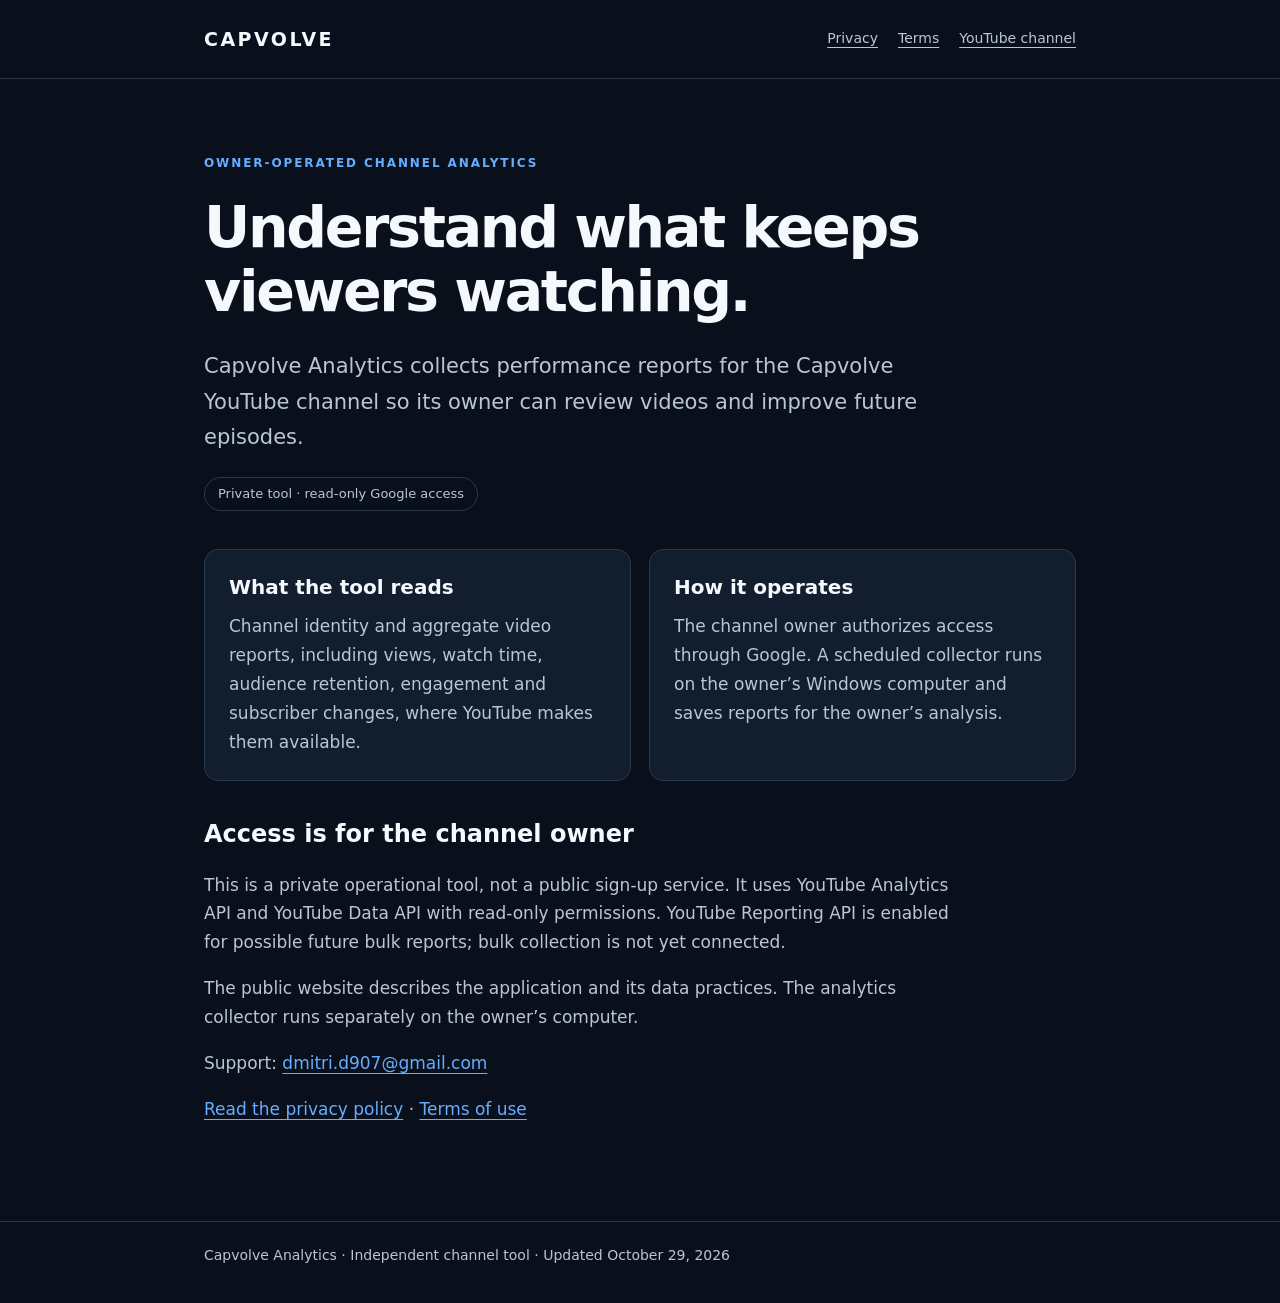
<file: index.html>
<!doctype html>
<html lang="en"><head><meta charset="utf-8"><meta name="viewport" content="width=device-width,initial-scale=1"><meta name="google-site-verification" content="gs7Z6WF7iQGqIw-fdI5WiIPaggQYJYWHW5u1VGkMciM"><meta name="description" content="Capvolve Analytics is a private, read-only analytics tool for the Capvolve YouTube channel."><title>Capvolve Analytics — channel insights</title><link rel="stylesheet" href="style.css"></head>
<body><header><div class="wrap"><a class="brand" href="index.html">CAPVOLVE</a><nav aria-label="Main navigation"><a href="privacy.html">Privacy</a><a href="terms.html">Terms</a><a href="https://www.youtube.com/@capvolve">YouTube channel</a></nav></div></header>
<main><div class="wrap"><span class="eyebrow">Owner-operated channel analytics</span><h1>Understand what keeps viewers watching.</h1><p class="intro">Capvolve Analytics collects performance reports for the Capvolve YouTube channel so its owner can review videos and improve future episodes.</p><span class="badge">Private tool · read-only Google access</span><div class="grid"><section class="card"><h2>What the tool reads</h2><p>Channel identity and aggregate video reports, including views, watch time, audience retention, engagement and subscriber changes, where YouTube makes them available.</p></section><section class="card"><h2>How it operates</h2><p>The channel owner authorizes access through Google. A scheduled collector runs on the owner’s Windows computer and saves reports for the owner’s analysis.</p></section></div><div class="copy"><h2>Access is for the channel owner</h2><p>This is a private operational tool, not a public sign-up service. It uses YouTube Analytics API and YouTube Data API with read-only permissions. YouTube Reporting API is enabled for possible future bulk reports; bulk collection is not yet connected.</p><p>The public website describes the application and its data practices. The analytics collector runs separately on the owner’s computer.</p><p>Support: <a href="mailto:dmitri.d907@gmail.com">dmitri.d907@gmail.com</a></p><p><a href="privacy.html">Read the privacy policy</a> · <a href="terms.html">Terms of use</a></p></div></div></main>
<footer><div class="wrap">Capvolve Analytics · Independent channel tool · Updated October 29, 2026</div></footer></body></html>
</file>
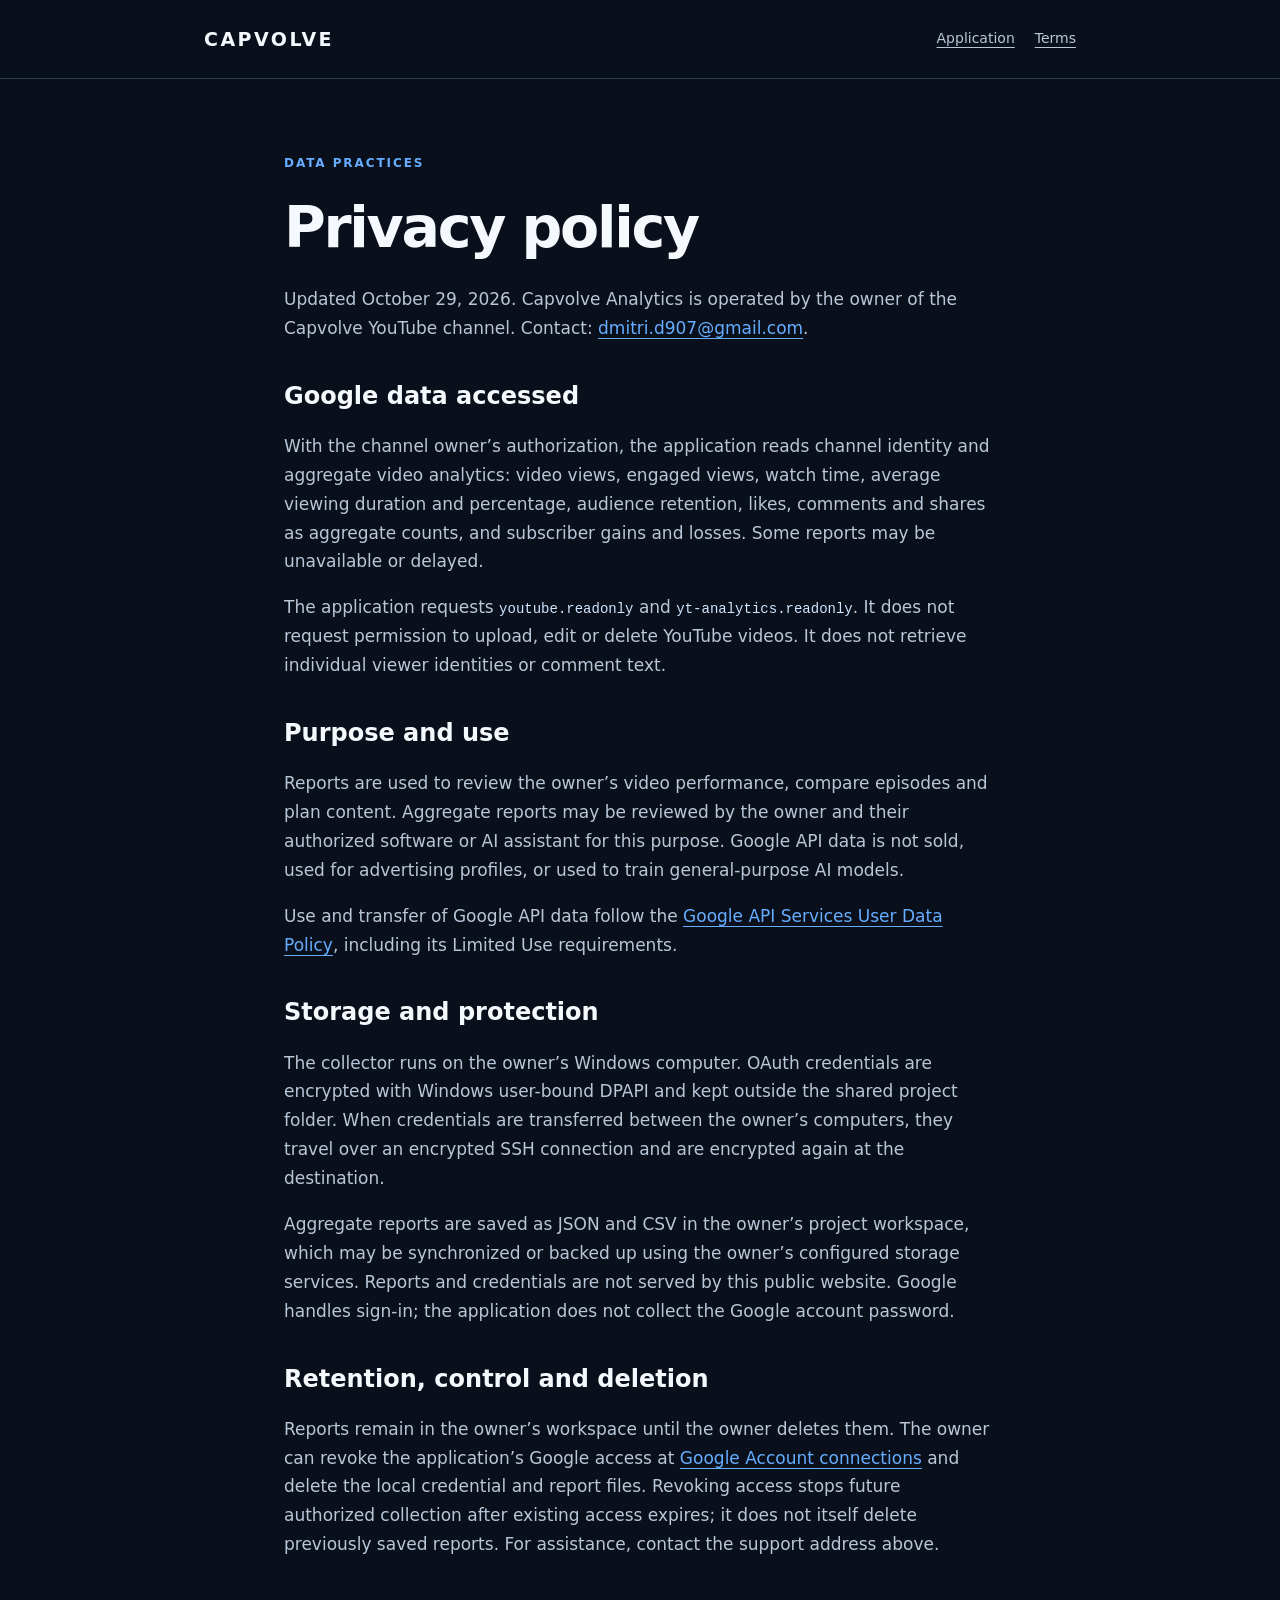
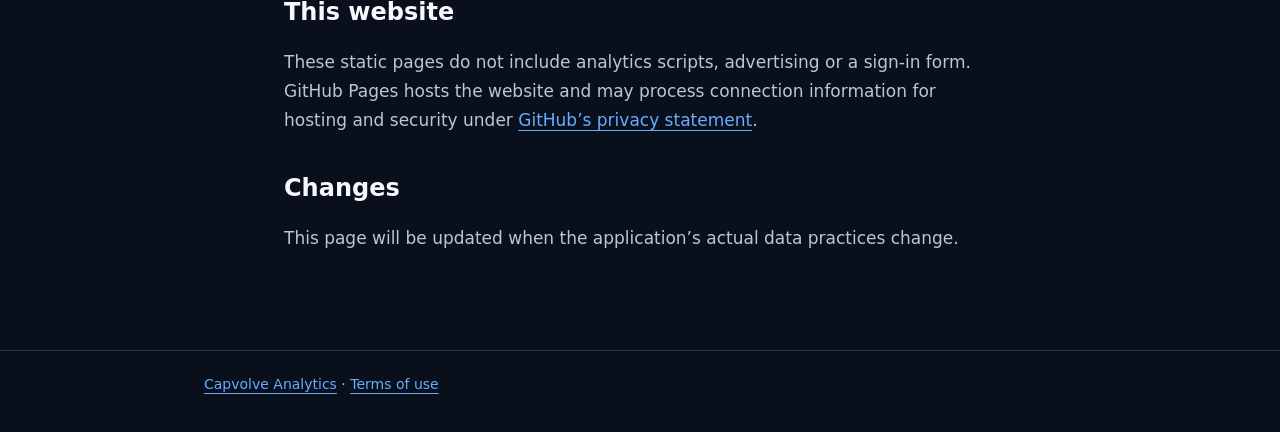
<file: privacy.html>
<!doctype html>
<html lang="en"><head><meta charset="utf-8"><meta name="viewport" content="width=device-width,initial-scale=1"><title>Privacy — Capvolve Analytics</title><link rel="stylesheet" href="style.css"></head><body>
<header><div class="wrap"><a class="brand" href="index.html">CAPVOLVE</a><nav aria-label="Main navigation"><a href="index.html">Application</a><a href="terms.html">Terms</a></nav></div></header>
<main><div class="wrap copy"><span class="eyebrow">Data practices</span><h1>Privacy policy</h1><p>Updated October 29, 2026. Capvolve Analytics is operated by the owner of the Capvolve YouTube channel. Contact: <a href="mailto:dmitri.d907@gmail.com">dmitri.d907@gmail.com</a>.</p>
<h2>Google data accessed</h2><p>With the channel owner’s authorization, the application reads channel identity and aggregate video analytics: video views, engaged views, watch time, average viewing duration and percentage, audience retention, likes, comments and shares as aggregate counts, and subscriber gains and losses. Some reports may be unavailable or delayed.</p><p>The application requests <code>youtube.readonly</code> and <code>yt-analytics.readonly</code>. It does not request permission to upload, edit or delete YouTube videos. It does not retrieve individual viewer identities or comment text.</p>
<h2>Purpose and use</h2><p>Reports are used to review the owner’s video performance, compare episodes and plan content. Aggregate reports may be reviewed by the owner and their authorized software or AI assistant for this purpose. Google API data is not sold, used for advertising profiles, or used to train general-purpose AI models.</p><p>Use and transfer of Google API data follow the <a href="https://developers.google.com/terms/api-services-user-data-policy">Google API Services User Data Policy</a>, including its Limited Use requirements.</p>
<h2>Storage and protection</h2><p>The collector runs on the owner’s Windows computer. OAuth credentials are encrypted with Windows user-bound DPAPI and kept outside the shared project folder. When credentials are transferred between the owner’s computers, they travel over an encrypted SSH connection and are encrypted again at the destination.</p><p>Aggregate reports are saved as JSON and CSV in the owner’s project workspace, which may be synchronized or backed up using the owner’s configured storage services. Reports and credentials are not served by this public website. Google handles sign-in; the application does not collect the Google account password.</p>
<h2>Retention, control and deletion</h2><p>Reports remain in the owner’s workspace until the owner deletes them. The owner can revoke the application’s Google access at <a href="https://myaccount.google.com/connections">Google Account connections</a> and delete the local credential and report files. Revoking access stops future authorized collection after existing access expires; it does not itself delete previously saved reports. For assistance, contact the support address above.</p>
<h2>This website</h2><p>These static pages do not include analytics scripts, advertising or a sign-in form. GitHub Pages hosts the website and may process connection information for hosting and security under <a href="https://docs.github.com/en/site-policy/privacy-policies/github-general-privacy-statement">GitHub’s privacy statement</a>.</p>
<h2>Changes</h2><p>This page will be updated when the application’s actual data practices change.</p></div></main><footer><div class="wrap"><a href="index.html">Capvolve Analytics</a> · <a href="terms.html">Terms of use</a></div></footer></body></html>
</file>
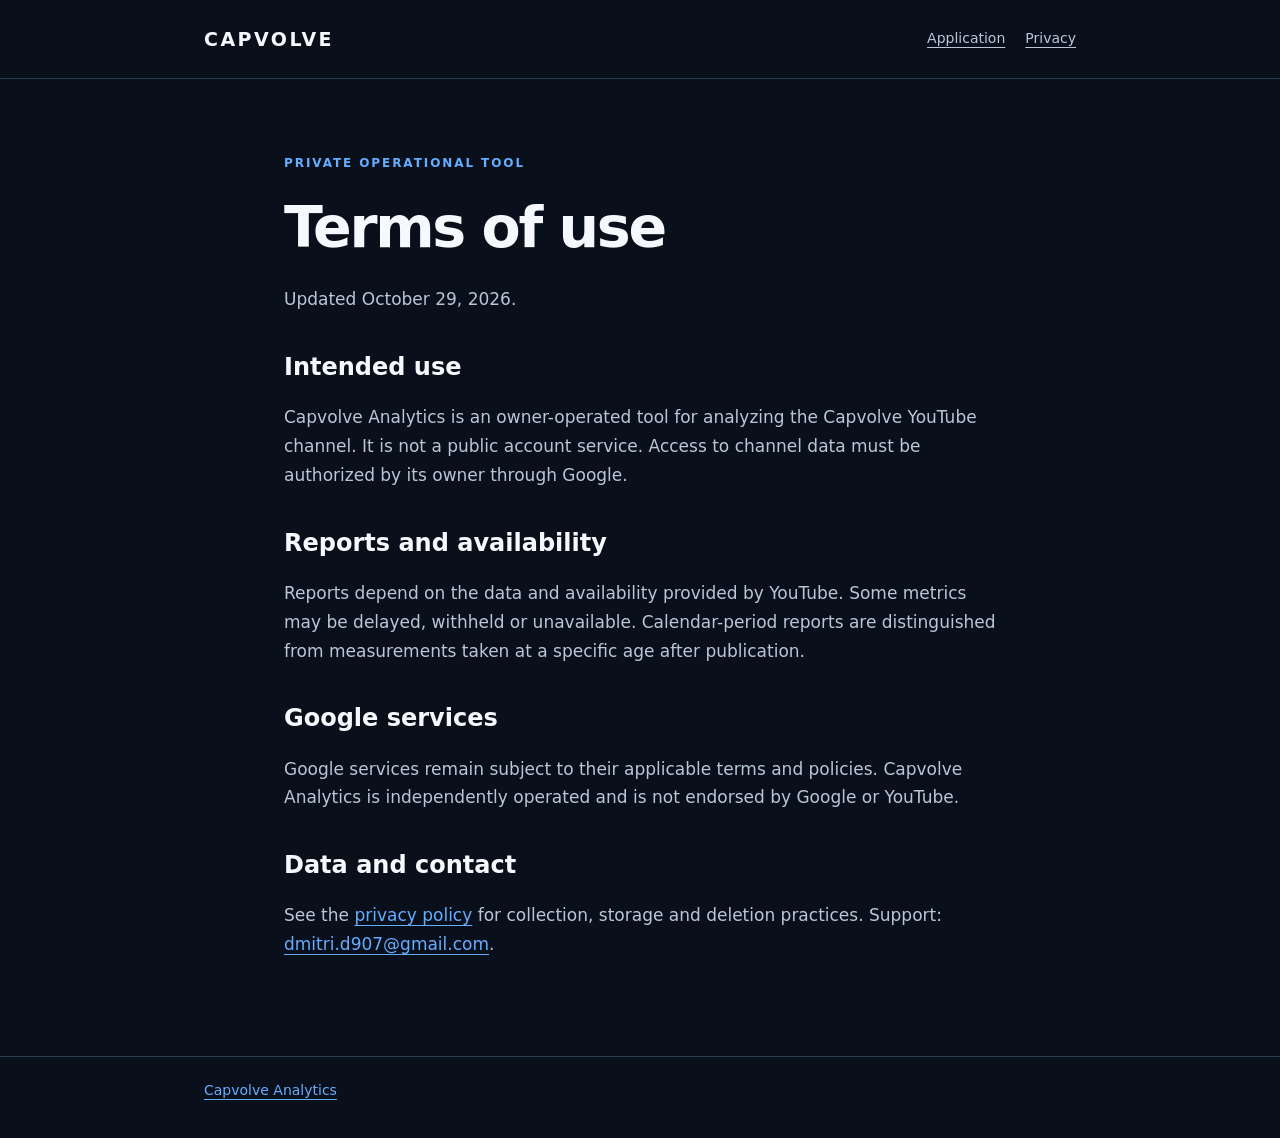
<file: terms.html>
<!doctype html>
<html lang="en"><head><meta charset="utf-8"><meta name="viewport" content="width=device-width,initial-scale=1"><title>Terms — Capvolve Analytics</title><link rel="stylesheet" href="style.css"></head><body><header><div class="wrap"><a class="brand" href="index.html">CAPVOLVE</a><nav aria-label="Main navigation"><a href="index.html">Application</a><a href="privacy.html">Privacy</a></nav></div></header><main><div class="wrap copy"><span class="eyebrow">Private operational tool</span><h1>Terms of use</h1><p>Updated October 29, 2026.</p><h2>Intended use</h2><p>Capvolve Analytics is an owner-operated tool for analyzing the Capvolve YouTube channel. It is not a public account service. Access to channel data must be authorized by its owner through Google.</p><h2>Reports and availability</h2><p>Reports depend on the data and availability provided by YouTube. Some metrics may be delayed, withheld or unavailable. Calendar-period reports are distinguished from measurements taken at a specific age after publication.</p><h2>Google services</h2><p>Google services remain subject to their applicable terms and policies. Capvolve Analytics is independently operated and is not endorsed by Google or YouTube.</p><h2>Data and contact</h2><p>See the <a href="privacy.html">privacy policy</a> for collection, storage and deletion practices. Support: <a href="mailto:dmitri.d907@gmail.com">dmitri.d907@gmail.com</a>.</p></div></main><footer><div class="wrap"><a href="index.html">Capvolve Analytics</a></div></footer></body></html>
</file>
<file: style.css>
:root{color-scheme:dark;--bg:#0a101b;--panel:#121d2d;--ink:#f5f8fc;--muted:#b9c6d8;--blue:#66adff;--line:#29394e}*{box-sizing:border-box}body{margin:0;background:var(--bg);color:var(--ink);font:17px/1.7 system-ui,-apple-system,Segoe UI,sans-serif}a{color:var(--blue);text-underline-offset:4px}a:hover{color:#c1deff}a:focus-visible{outline:2px solid var(--blue);outline-offset:5px;border-radius:3px}.wrap{max-width:920px;margin:auto;padding:0 24px}header{border-bottom:1px solid var(--line)}header .wrap{display:flex;align-items:center;justify-content:space-between;gap:24px;padding-top:23px;padding-bottom:23px}.brand{font-size:19px;font-weight:800;letter-spacing:.13em;color:var(--ink);text-decoration:none}nav{display:flex;gap:20px;flex-wrap:wrap}nav a{font-size:14px;color:var(--muted)}main{padding:68px 0 80px}.eyebrow{font-size:12px;font-weight:700;letter-spacing:.16em;color:var(--blue);text-transform:uppercase}h1{font-size:clamp(34px,6vw,57px);line-height:1.12;letter-spacing:-.04em;margin:20px 0 25px;max-width:770px}h2{font-size:24px;line-height:1.3;margin-top:38px}p,li{color:var(--muted)}.intro{font-size:21px;max-width:740px}.grid{display:grid;grid-template-columns:1fr 1fr;gap:18px;margin:38px 0}.card{background:var(--panel);border:1px solid var(--line);border-radius:14px;padding:24px}.card h2{margin:0 0 12px;font-size:20px}.card p{margin:0}.badge{display:inline-block;border:1px solid var(--line);border-radius:99px;padding:5px 13px;font-size:13px;color:var(--muted)}footer{border-top:1px solid var(--line);padding:22px 0 35px;font-size:14px;color:var(--muted)}ul{padding-left:22px}.copy{max-width:760px}code{font-size:14px;color:#d1e6ff;overflow-wrap:anywhere}@media(max-width:600px){header .wrap{align-items:flex-start;flex-direction:column;gap:12px}main{padding:40px 0 55px}.grid{grid-template-columns:1fr}.intro{font-size:19px}nav{gap:16px}.wrap{padding-left:20px;padding-right:20px}}
</file>
